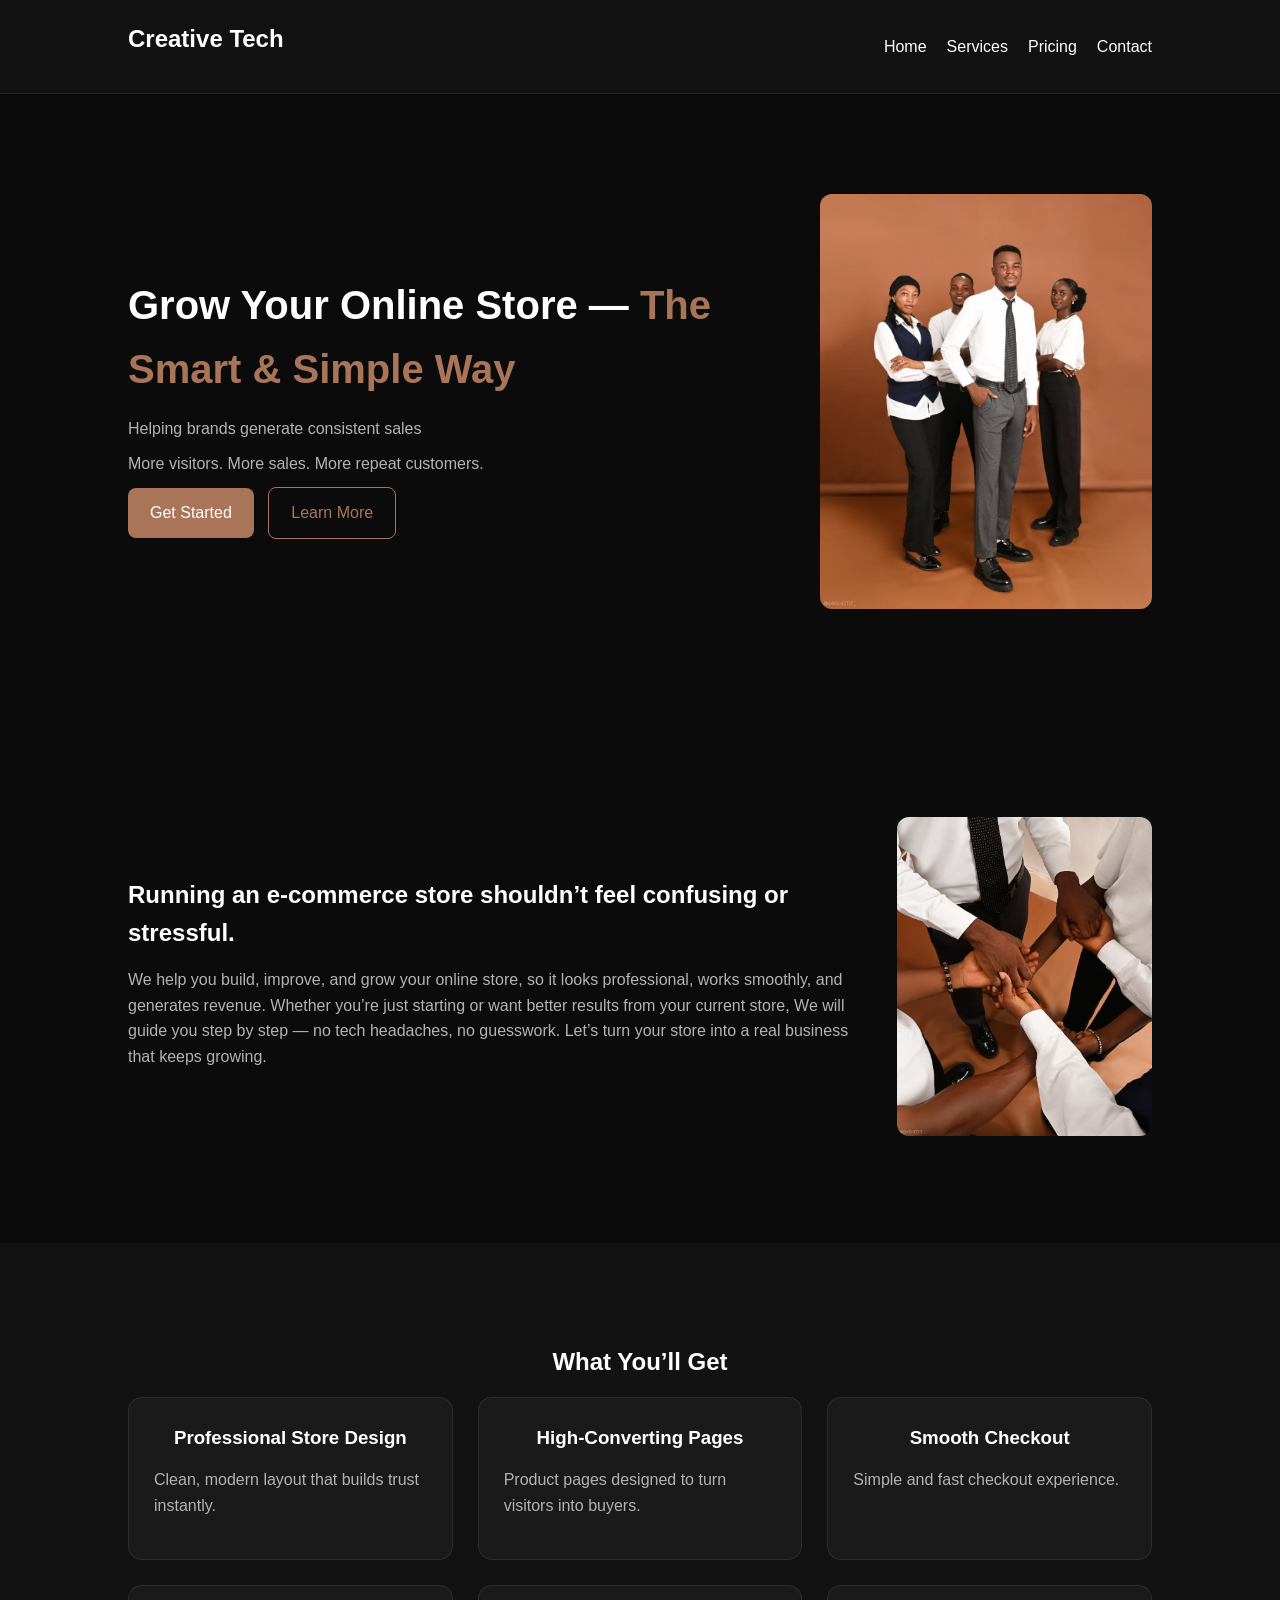
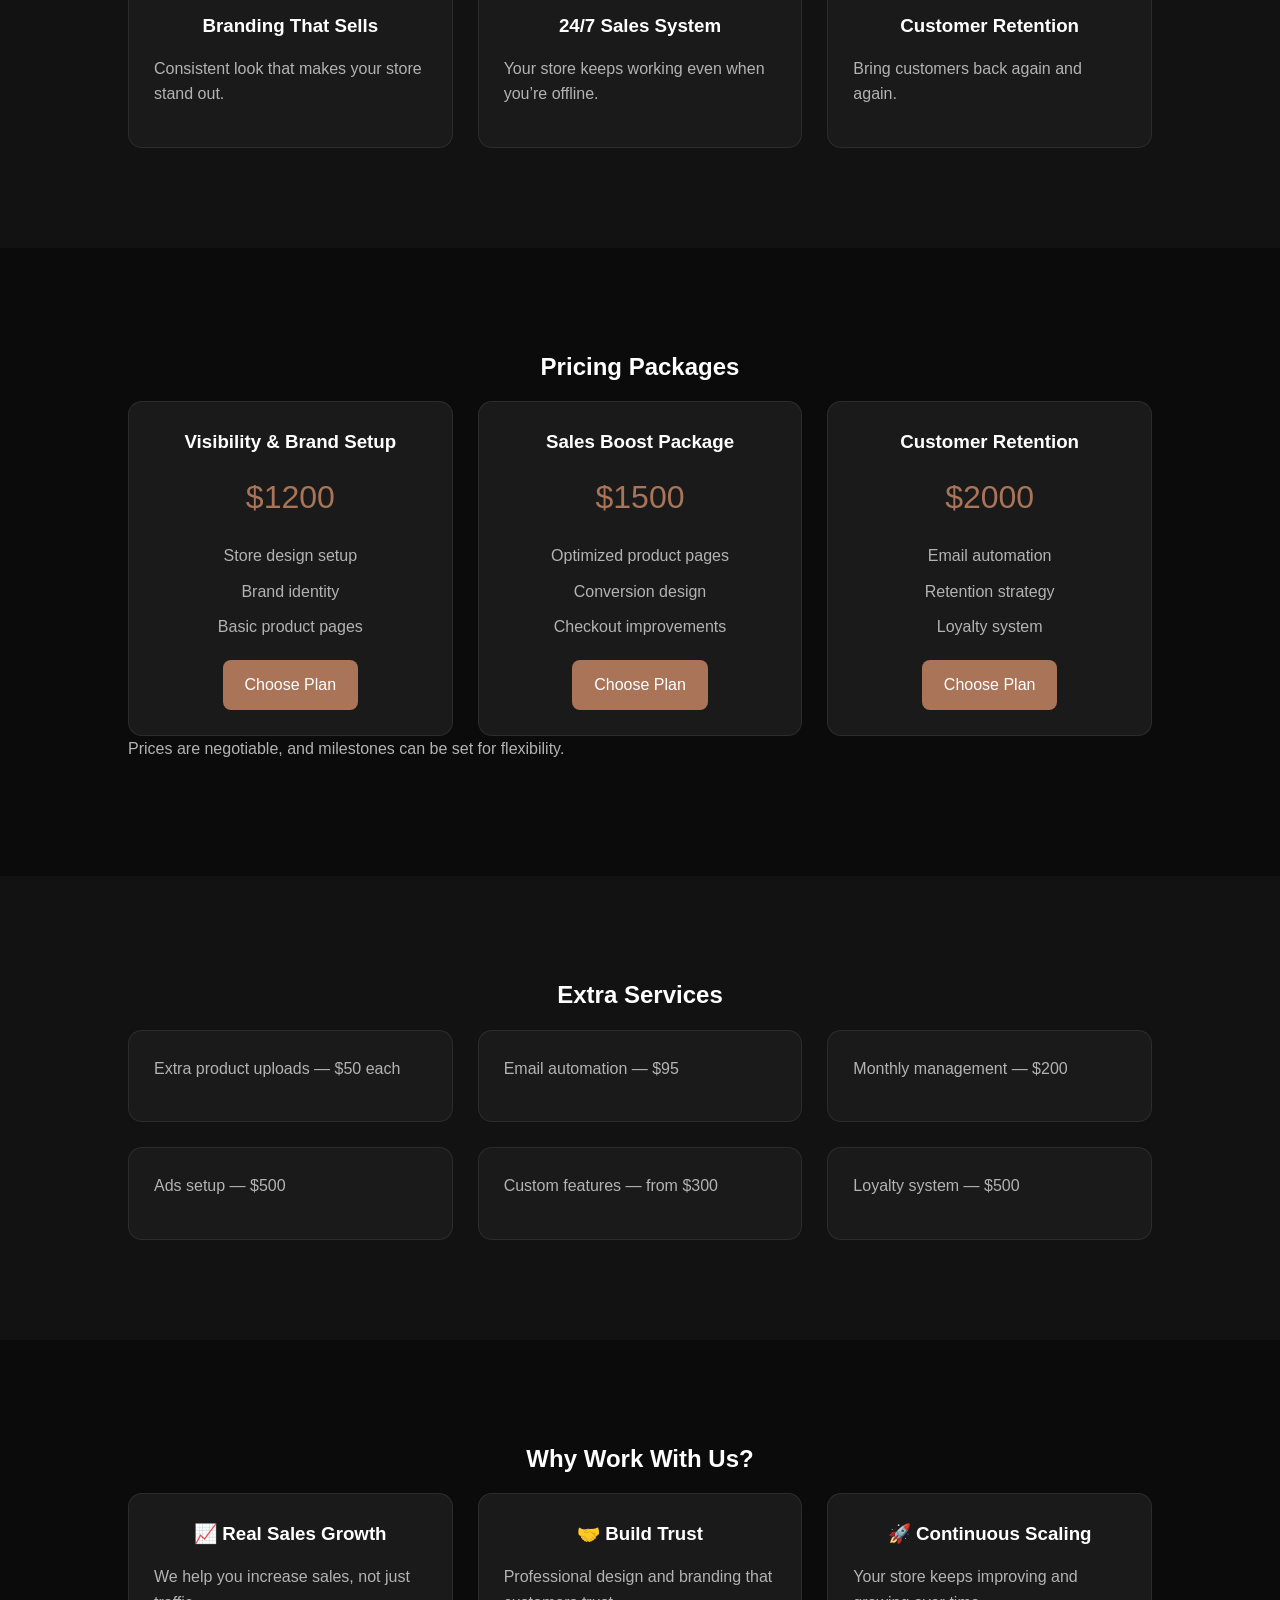
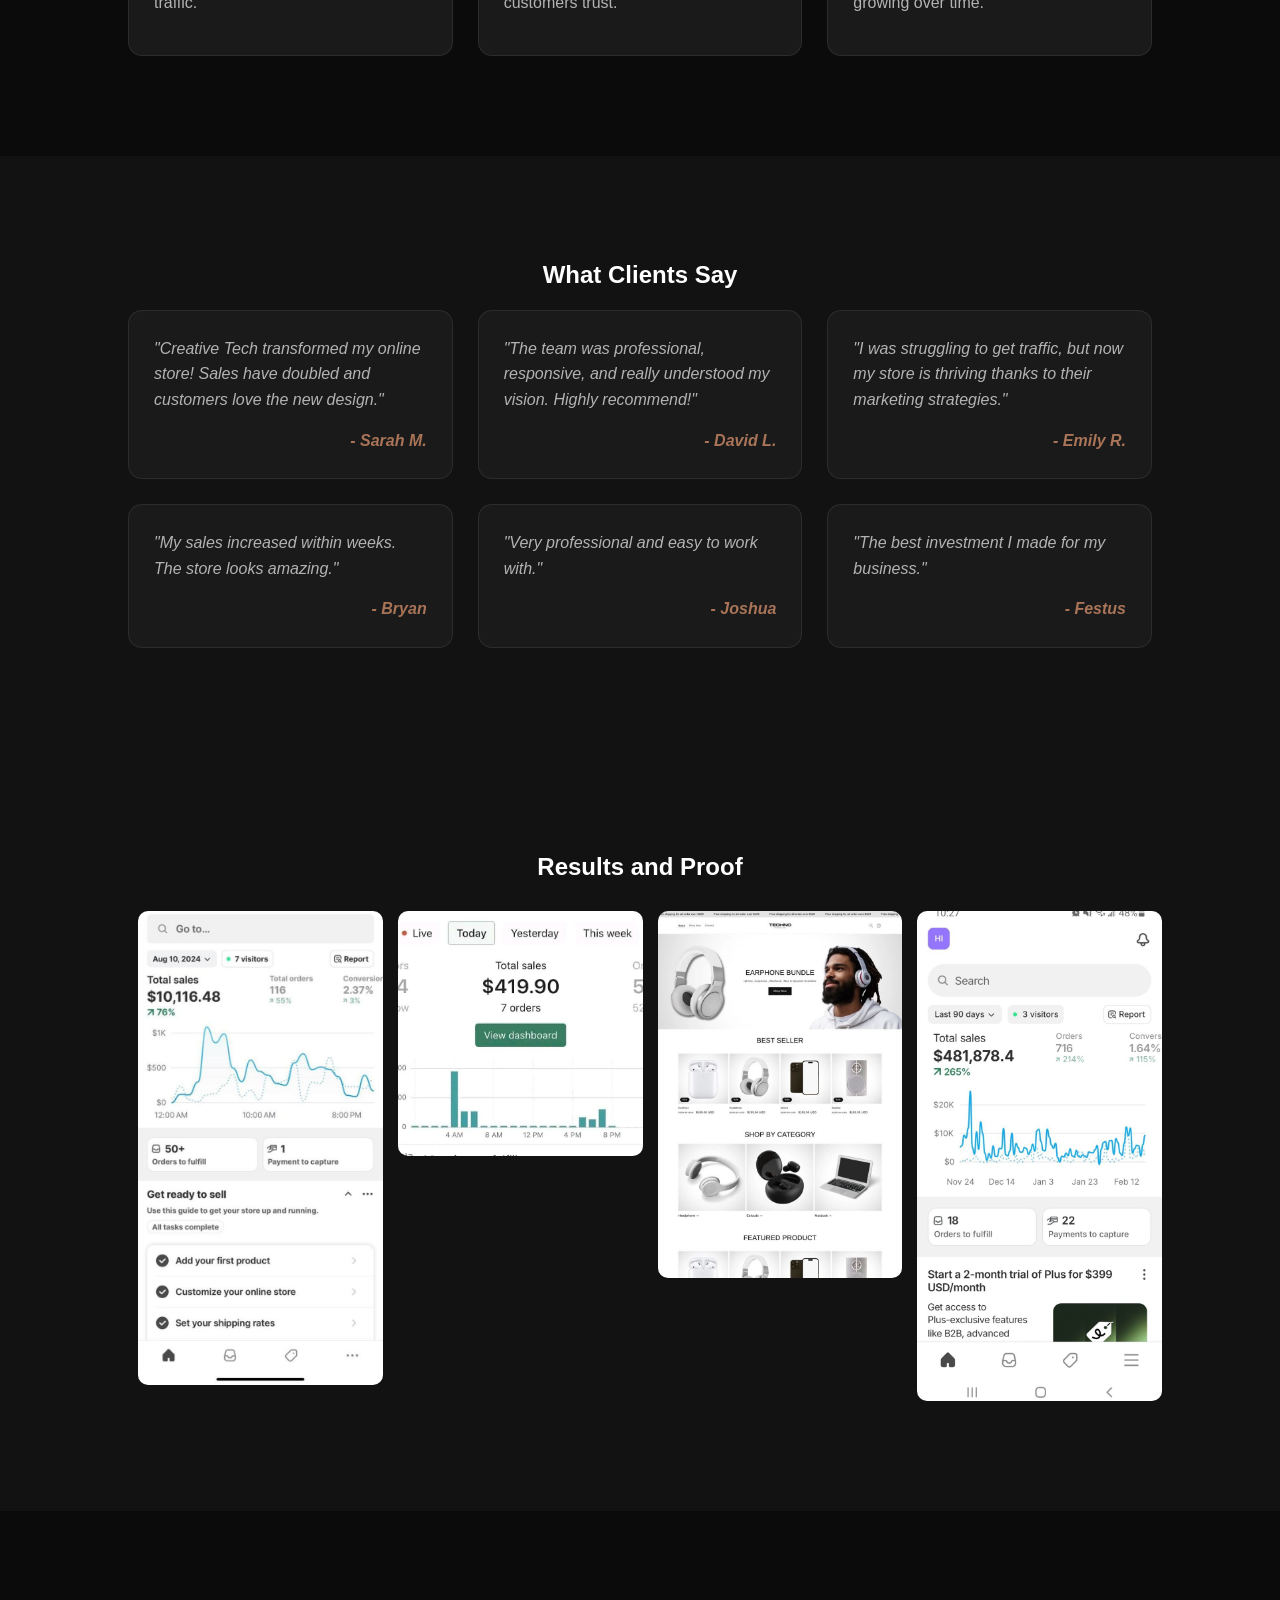
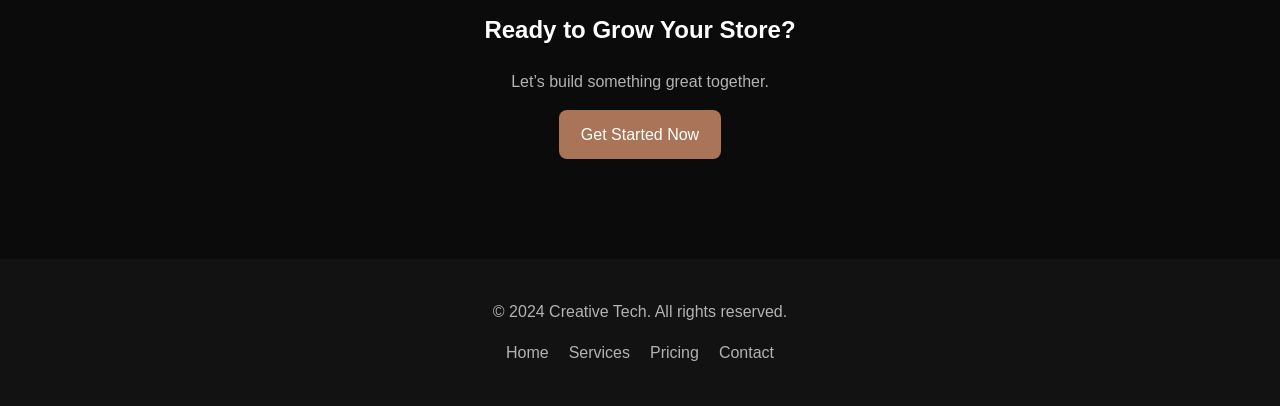
<file: index.html>
<!DOCTYPE html>
<html lang="en">
<head>
    <meta charset="UTF-8" />
    <meta name="viewport" content="width=device-width, initial-scale=1.0" />
    <title>Creative Tech | Home</title>
    <link rel="stylesheet" href="visibility.css" />
</head>

<!-- Google tag (gtag.js) -->
<script async src="https://www.googletagmanager.com/gtag/js?id=G-NEV432CY8S"></script>
<script>
  window.dataLayer = window.dataLayer || [];
  function gtag(){dataLayer.push(arguments);}
  gtag('js', new Date());

  gtag('config', 'G-NEV432CY8S');
</script>

<body>
    <header>
        <h2 class="logo">Creative Tech</h2>
        <nav>
            <ul class="nav-links">
                <li><a href="#home">Home</a></li>
                <li><a href="#services">Services</a></li>
                <li><a href="#pricing">Pricing</a></li>
                <li><a href="#contact">Contact</a></li>
            </ul>

            <div class="hamburger">
                <span></span>
                <span></span>
                <span></span>
            </div>
        </nav>
    </header>

    <main>
        <section id="home" class="section home">
            <div>
                <h1>Grow Your Online Store — <span class="highlight">The Smart & Simple Way</span></h1>
                <p>Helping brands generate consistent sales</p>
                <p>More visitors. More sales. More repeat customers.</p>
                <a href="hire.html" class="btn-primary" target="_blank">Get Started</a>
                <a href="#pricing" class="btn-outline">Learn More</a>
            </div>

            <div class="home-image">
                <img src="img/Team Pics.jpeg" alt="Business growth illustration" />
            </div>
        </section>

        <section id="hero" class="section hero">
            <div class="hero-text">
                <h1>Running an e-commerce store shouldn’t feel confusing or stressful.</h1>
                <p>We help you build, improve, and grow your online store, so it looks professional, works smoothly, and generates revenue.
                    Whether you’re just starting or want better results from your current store, We will guide you step by step — no tech headaches, no guesswork.
                    Let’s turn your store into a real business that keeps growing.</p>
            </div>
            <div class="hero-image">
                <img src="img/Team collab.jpeg" alt="Business growth illustration">
            </div>
        </section>

        <!-- WHAT YOU GET -->
        <section class="section alt" id="services">
        <h2>What You’ll Get</h2>

        <div class="grid">
            <div class="card">
            <h3>Professional Store Design</h3>
            <p>Clean, modern layout that builds trust instantly.</p>
            </div>

            <div class="card">
            <h3>High-Converting Pages</h3>
            <p>Product pages designed to turn visitors into buyers.</p>
            </div>

            <div class="card">
            <h3>Smooth Checkout</h3>
            <p>Simple and fast checkout experience.</p>
            </div>

            <div class="card">
            <h3>Branding That Sells</h3>
            <p>Consistent look that makes your store stand out.</p>
            </div>

            <div class="card">
            <h3>24/7 Sales System</h3>
            <p>Your store keeps working even when you’re offline.</p>
            </div>

            <div class="card">
            <h3>Customer Retention</h3>
            <p>Bring customers back again and again.</p>
            </div>
        </div>
        </section>

        <!-- PRICING -->
        <section class="section" id="pricing">
        <h2>Pricing Packages</h2>

        <div class="grid">

            <div class="card pricing-card">
                <h3>Visibility & Brand Setup</h3>
                <p class="price">$1200</p>
                <ul>
                    <li>Store design setup</li>
                    <li>Brand identity</li>
                    <li>Basic product pages</li>
                </ul>
                <a href="visibility-brand-setup.html" class="btn-primary" target="_blank">Choose Plan</a>
            </div>

            <div class="card pricing-card">
                <h3>Sales Boost Package</h3>
                <p class="price">$1500</p>
                <ul>
                    <li>Optimized product pages</li>
                    <li>Conversion design</li>
                    <li>Checkout improvements</li>
                </ul>
                <a href="sales-boost-package.html" class="btn-primary" target="_blank">Choose Plan</a>
            </div>

            <div class="card pricing-card">
                <h3>Customer Retention</h3>
                <p class="price">$2000</p>
                <ul>
                    <li>Email automation</li>
                    <li>Retention strategy</li>
                    <li>Loyalty system</li>
                </ul>
                <a href="customer-retention-phase.html" class="btn-primary" target="_blank">Choose Plan</a>
            </div>
        </div>
            <p>Prices are negotiable, and milestones can be set for flexibility.</p>
        </section>

        <!-- EXTRA SERVICES -->
        <section class="section alt">
        <h2>Extra Services</h2>

        <div class="grid">
            <div class="card"><p>Extra product uploads — $50 each</p></div>
            <div class="card"><p>Email automation — $95</p></div>
            <div class="card"><p>Monthly management — $200</p></div>
            <div class="card"><p>Ads setup — $500</p></div>
            <div class="card"><p>Custom features — from $300</p></div>
            <div class="card"><p>Loyalty system — $500</p></div>
        </div>
        </section>

        <section id="why-choose-us" class="section">
            <h2>Why Work With Us?</h2>
            <div class="grid" >
                <div class="card">
                    <h3>📈 Real Sales Growth</h3>
                    <p>We help you increase sales, not just traffic.</p>
                </div>
                <div class="card">
                    <h3>🤝 Build Trust</h3>
                    <p>Professional design and branding that customers trust.</p>
                </div>
                <div class="card">
                    <h3>🚀 Continuous Scaling</h3>
                    <p>Your store keeps improving and growing over time.</p>
                </div>
            </div>
        </section>

        <section id ="testimonials" class="section alt">
            <h2>What Clients Say</h2>
            <div class="grid">
                <div class="card testimonial">
                    <p>"Creative Tech transformed my online store! Sales have doubled and customers love the new design."</p>
                    <h4>- Sarah M.</h4>
                </div>
                <div class="card testimonial">
                    <p>"The team was professional, responsive, and really understood my vision. Highly recommend!"</p>
                    <h4>- David L.</h4>
                </div>
                <div class="card testimonial">
                    <p>"I was struggling to get traffic, but now my store is thriving thanks to their marketing strategies."</p>
                    <h4>- Emily R.</h4>
                </div>

                <div class="card testimonial">
                <p>"My sales increased within weeks. The store looks amazing."</p>
                <h4>- Bryan</h4>
                </div>

                <div class="card testimonial">
                <p>"Very professional and easy to work with."</p>
                <h4>- Joshua</h4>
                </div>

                <div class="card testimonial">
                <p>"The best investment I made for my business."</p>
                <h4>- Festus</h4>
                </div>
            </div>
        </section>

        <section id="results" class="section alt">
            <h2>Results and Proof</h2>
            <div class="results-grid">
                <img src="img/proof (2).jpg" alt="Results and Proof">
                <img src="img/proof (1).jpg" alt="Results and Proof">
                <img src="img/proof (3).jpg" alt="Results and Proof">
                <img src="img/proof (4).jpg" alt="Results and Proof">
            </div>
        </section>

        <!-- CTA -->
        <section class="section cta" id="contact">
        <h2>Ready to Grow Your Store?</h2>
        <p>Let’s build something great together.</p>
        <a href="hire.html" class="btn-primary" target="_blank">Get Started Now</a>
        </section>
    </main>

    <!-- ===== Footer ===== -->
    <footer class="footer">
        <p>&copy; 2024 Creative Tech. All rights reserved.</p>
        <nav>
            <ul>
                <li><a href="#">Home</a></li>
                <li><a href="#services">Services</a></li>
                <li><a href="#pricing">Pricing</a></li>
                <li><a href="#contact">Contact</a></li>
            </ul>
        </nav>
    </footer>
</body>
<script src="script.js"></script>
</html>
</file>
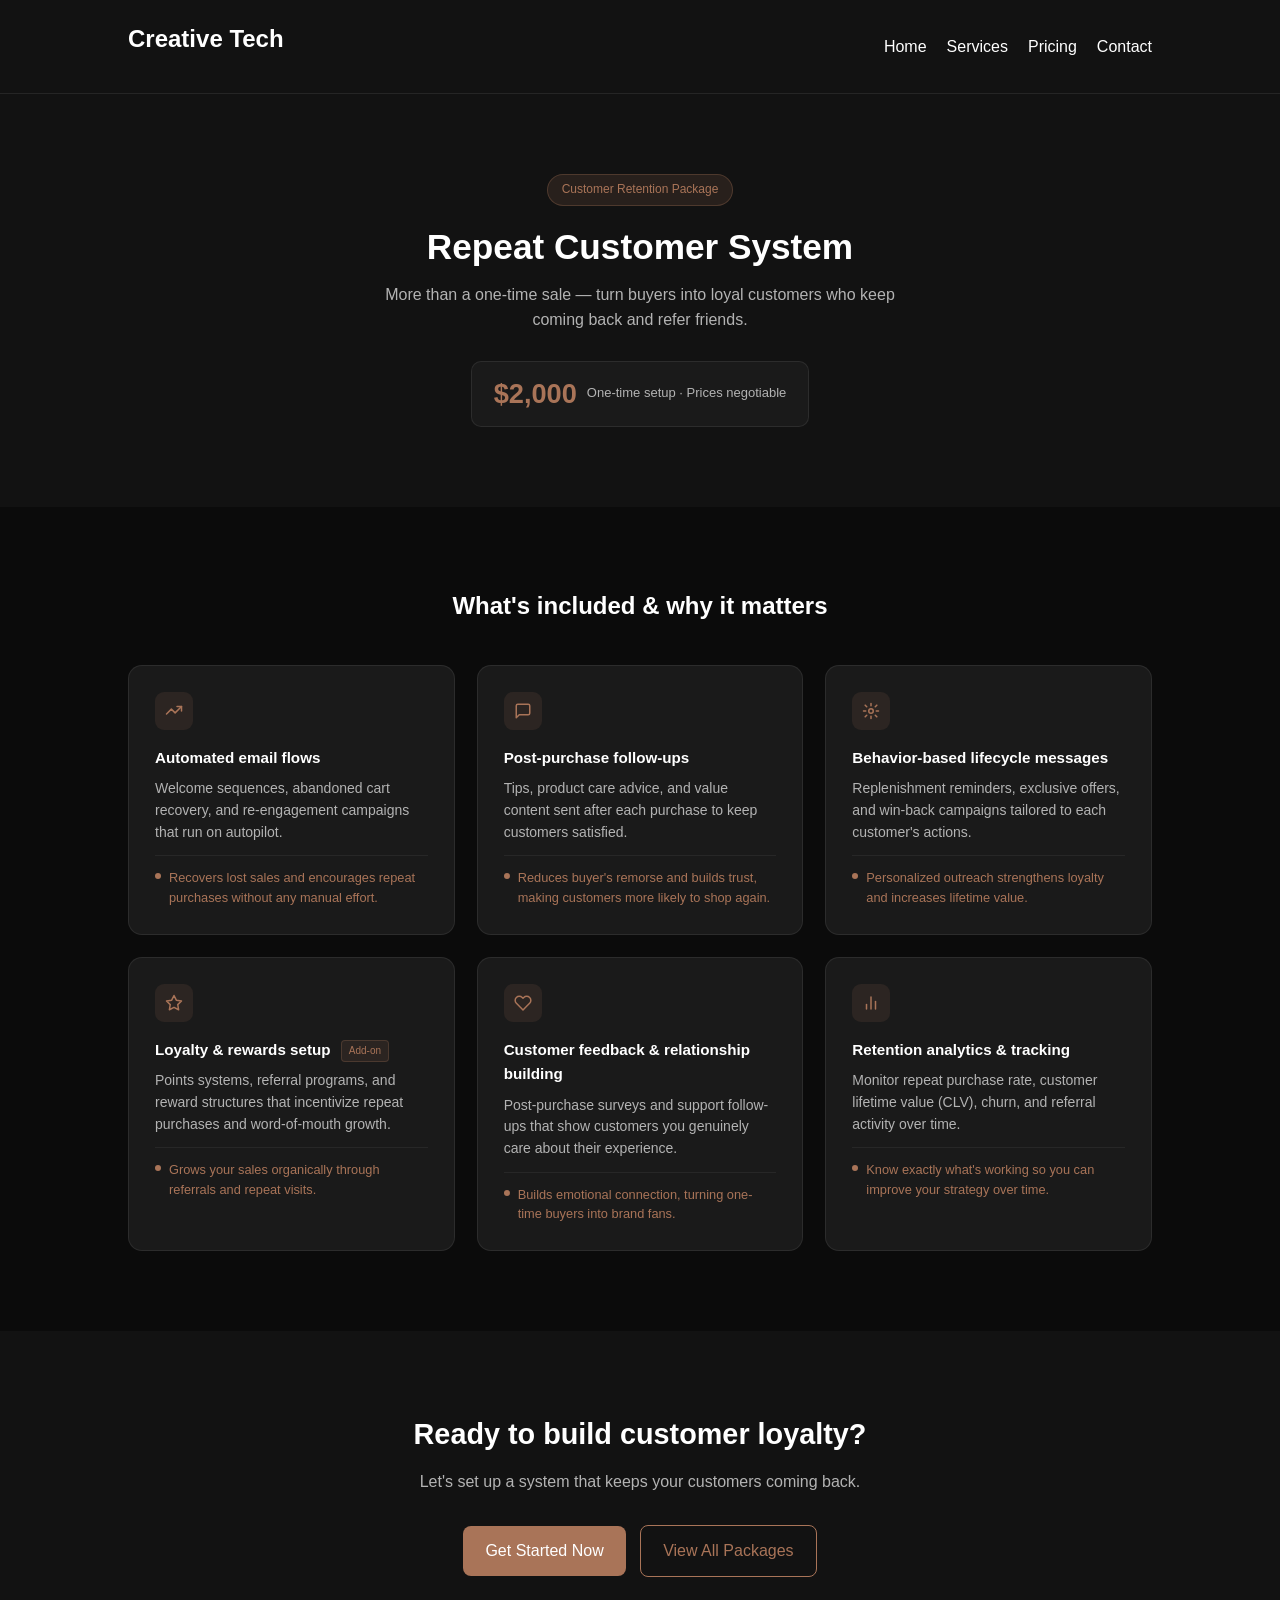
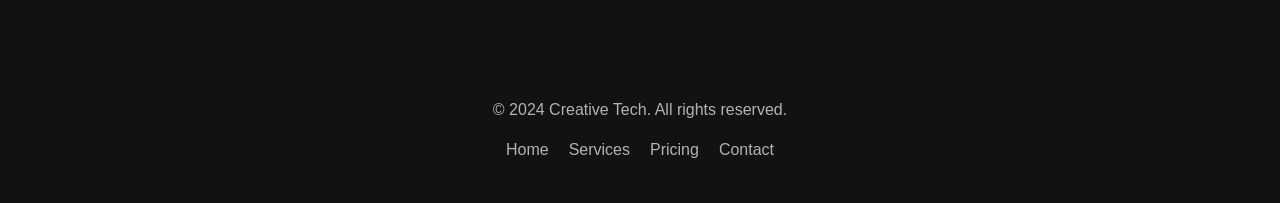
<file: customer-retention-phase.html>
<!DOCTYPE html>
<html lang="en">
<head>
  <meta charset="UTF-8" />
  <meta name="viewport" content="width=device-width, initial-scale=1.0" />
  <title>Creative Tech | Customer Retention Package</title>
  <link rel="stylesheet" href="visibility.css" />
  <style>
    .badge {
      display: inline-block;
      background: rgba(169, 116, 88, 0.15);
      color: var(--brown-main);
      border: 1px solid rgba(169, 116, 88, 0.3);
      border-radius: 20px;
      font-size: 12px;
      padding: 5px 14px;
      margin-bottom: 20px;
      font-weight: 500;
    }

    .top-section {
      text-align: center;
      background: var(--black-soft);
      padding: 80px 10%;
    }

    .top-section h1 {
      font-size: 2.2rem;
      margin-bottom: 14px;
      line-height: 1.2;
    }

    .top-section p {
      max-width: 560px;
      margin: 0 auto 28px;
    }

    .price-tag {
      display: inline-flex;
      align-items: center;
      gap: 10px;
      background: var(--card-bg);
      border: 1px solid var(--border);
      border-radius: 10px;
      padding: 10px 22px;
    }

    .price-tag .amount {
      font-size: 1.7rem;
      font-weight: 700;
      color: var(--brown-main);
    }

    .price-tag .note {
      font-size: 13px;
      color: var(--text-muted);
    }

    .main {
      padding: 80px 10%;
    }

    .main > h2 {
      margin-bottom: 40px;
    }

    .cards-grid {
      display: grid;
      grid-template-columns: repeat(auto-fit, minmax(280px, 1fr));
      gap: 22px;
    }

    .feature-card {
      background: var(--card-bg);
      border: 1px solid var(--border);
      border-radius: 14px;
      padding: 26px;
      transition: transform 0.3s, border-color 0.3s;
    }

    .feature-card:hover {
      transform: translateY(-7px);
      border-color: var(--brown-main);
    }

    .card-icon {
      width: 38px;
      height: 38px;
      background: rgba(169, 116, 88, 0.12);
      border-radius: 9px;
      display: flex;
      align-items: center;
      justify-content: center;
      margin-bottom: 16px;
    }

    .card-icon svg {
      width: 18px;
      height: 18px;
      stroke: var(--brown-main);
      fill: none;
      stroke-width: 2;
      stroke-linecap: round;
      stroke-linejoin: round;
    }

    .feature-card h3 {
      font-size: 0.95rem;
      font-weight: 600;
      color: var(--text-main);
      margin-bottom: 8px;
      text-align: left;
    }

    .feature-card p {
      font-size: 0.875rem;
      color: var(--text-muted);
      margin-bottom: 0;
      line-height: 1.55;
      text-align: left;
    }

    .why-block {
      display: flex;
      align-items: flex-start;
      gap: 8px;
      margin-top: 12px;
      padding-top: 12px;
      border-top: 1px solid rgba(255, 255, 255, 0.06);
    }

    .why-dot {
      width: 6px;
      height: 6px;
      border-radius: 50%;
      background: var(--brown-main);
      margin-top: 5px;
      flex-shrink: 0;
    }

    .why-block p {
      font-size: 0.8rem;
      color: var(--brown-main) !important;
      margin: 0;
    }

    .optional-badge {
      display: inline-block;
      font-size: 10px;
      background: rgba(169, 116, 88, 0.12);
      color: var(--brown-main);
      border: 1px solid rgba(169, 116, 88, 0.25);
      border-radius: 4px;
      padding: 2px 7px;
      margin-left: 6px;
      vertical-align: middle;
      font-weight: 500;
    }

    .cta-section {
      background: var(--black-soft);
      padding: 80px 10%;
      text-align: center;
    }

    .cta-section h2 {
      font-size: 1.8rem;
      margin-bottom: 12px;
    }

    .cta-section p {
      margin-bottom: 30px;
    }

    @media (max-width: 768px) {
      .top-section h1 {
        font-size: 1.7rem;
      }

      .price-tag {
        flex-direction: column;
        gap: 4px;
        text-align: center;
      }

      nav ul.nav-links {
        position: absolute;
        top: 70px;
        right: 20px;
        width: 220px;
        background-color: var(--card-bg);
        flex-direction: column;
        padding: 20px;
        gap: 15px;
        display: none;
        border-radius: 10px;
        box-shadow: 0 10px 20px rgba(0, 0, 0, 0.3);
      }

      nav ul.nav-links.active {
        display: flex;
        animation: fadeIn 0.3s ease;
      }

      nav ul.nav-links li a {
        color: #fff;
        font-size: 1rem;
      }

      .hamburger {
        display: flex;
      }
    }
  </style>
</head>

<!-- Google tag (gtag.js) -->
<script async src="https://www.googletagmanager.com/gtag/js?id=G-NEV432CY8S"></script>
<script>
  window.dataLayer = window.dataLayer || [];
  function gtag(){dataLayer.push(arguments);}
  gtag('js', new Date());

  gtag('config', 'G-NEV432CY8S');
</script>

<body>

  <header>
    <h2 class="logo">Creative Tech</h2>
    <nav>
      <ul class="nav-links">
        <li><a href="index.html">Home</a></li>
        <li><a href="index.html#services">Services</a></li>
        <li><a href="index.html#pricing">Pricing</a></li>
        <li><a href="index.html#contact">Contact</a></li>
      </ul>
      <div class="hamburger">
        <span></span>
        <span></span>
        <span></span>
      </div>
    </nav>
  </header>

  <main>

    <section class="top-section">
      <div class="badge">Customer Retention Package</div>
      <h1>Repeat Customer System</h1>
      <p>More than a one-time sale — turn buyers into loyal customers who keep coming back and refer friends.</p>
      <div class="price-tag">
        <span class="amount">$2,000</span>
        <span class="note">One-time setup &middot; Prices negotiable</span>
      </div>
    </section>

    <section id="main" class="main section">
      <h2>What's included &amp; why it matters</h2>

      <div class="cards-grid">

        <div class="feature-card">
          <div class="card-icon">
            <svg viewBox="0 0 24 24"><polyline points="22 6 13.5 14.5 8.5 9.5 2 16"/><polyline points="16 6 22 6 22 12"/></svg>
          </div>
          <h3>Automated email flows</h3>
          <p>Welcome sequences, abandoned cart recovery, and re-engagement campaigns that run on autopilot.</p>
          <div class="why-block">
            <div class="why-dot"></div>
            <p>Recovers lost sales and encourages repeat purchases without any manual effort.</p>
          </div>
        </div>

        <div class="feature-card">
          <div class="card-icon">
            <svg viewBox="0 0 24 24"><path d="M21 15a2 2 0 0 1-2 2H7l-4 4V5a2 2 0 0 1 2-2h14a2 2 0 0 1 2 2z"/></svg>
          </div>
          <h3>Post-purchase follow-ups</h3>
          <p>Tips, product care advice, and value content sent after each purchase to keep customers satisfied.</p>
          <div class="why-block">
            <div class="why-dot"></div>
            <p>Reduces buyer's remorse and builds trust, making customers more likely to shop again.</p>
          </div>
        </div>

        <div class="feature-card">
          <div class="card-icon">
            <svg viewBox="0 0 24 24"><circle cx="12" cy="12" r="3"/><path d="M12 2v3M12 19v3M4.22 4.22l2.12 2.12M17.66 17.66l2.12 2.12M2 12h3M19 12h3M4.22 19.78l2.12-2.12M17.66 6.34l2.12-2.12"/></svg>
          </div>
          <h3>Behavior-based lifecycle messages</h3>
          <p>Replenishment reminders, exclusive offers, and win-back campaigns tailored to each customer's actions.</p>
          <div class="why-block">
            <div class="why-dot"></div>
            <p>Personalized outreach strengthens loyalty and increases lifetime value.</p>
          </div>
        </div>

        <div class="feature-card">
          <div class="card-icon">
            <svg viewBox="0 0 24 24"><polygon points="12 2 15.09 8.26 22 9.27 17 14.14 18.18 21.02 12 17.77 5.82 21.02 7 14.14 2 9.27 8.91 8.26 12 2"/></svg>
          </div>
          <h3>Loyalty &amp; rewards setup <span class="optional-badge">Add-on</span></h3>
          <p>Points systems, referral programs, and reward structures that incentivize repeat purchases and word-of-mouth growth.</p>
          <div class="why-block">
            <div class="why-dot"></div>
            <p>Grows your sales organically through referrals and repeat visits.</p>
          </div>
        </div>

        <div class="feature-card">
          <div class="card-icon">
            <svg viewBox="0 0 24 24"><path d="M20.84 4.61a5.5 5.5 0 0 0-7.78 0L12 5.67l-1.06-1.06a5.5 5.5 0 0 0-7.78 7.78l1.06 1.06L12 21.23l7.78-7.78 1.06-1.06a5.5 5.5 0 0 0 0-7.78z"/></svg>
          </div>
          <h3>Customer feedback &amp; relationship building</h3>
          <p>Post-purchase surveys and support follow-ups that show customers you genuinely care about their experience.</p>
          <div class="why-block">
            <div class="why-dot"></div>
            <p>Builds emotional connection, turning one-time buyers into brand fans.</p>
          </div>
        </div>

        <div class="feature-card">
          <div class="card-icon">
            <svg viewBox="0 0 24 24"><line x1="18" y1="20" x2="18" y2="10"/><line x1="12" y1="20" x2="12" y2="4"/><line x1="6" y1="20" x2="6" y2="14"/></svg>
          </div>
          <h3>Retention analytics &amp; tracking</h3>
          <p>Monitor repeat purchase rate, customer lifetime value (CLV), churn, and referral activity over time.</p>
          <div class="why-block">
            <div class="why-dot"></div>
            <p>Know exactly what's working so you can improve your strategy over time.</p>
          </div>
        </div>

      </div>
    </section>

    <section id="contact" class="cta-section">
      <h2>Ready to build customer loyalty?</h2>
      <p>Let's set up a system that keeps your customers coming back.</p>
      <a href="hire.html" class="btn-primary" target="_blank">Get Started Now</a>
      <a href="index.html#pricing" class="btn-outline">View All Packages</a>
    </section>

  </main>

  <footer class="footer">
    <p>&copy; 2024 Creative Tech. All rights reserved.</p>
    <nav>
      <ul>
        <li><a href="index.html">Home</a></li>
        <li><a href="index.html#services">Services</a></li>
        <li><a href="index.html#pricing">Pricing</a></li>
        <li><a href="index.html#contact">Contact</a></li>
      </ul>
    </nav>
  </footer>

  <script src="script.js"></script>

</body>
</html>
</file>
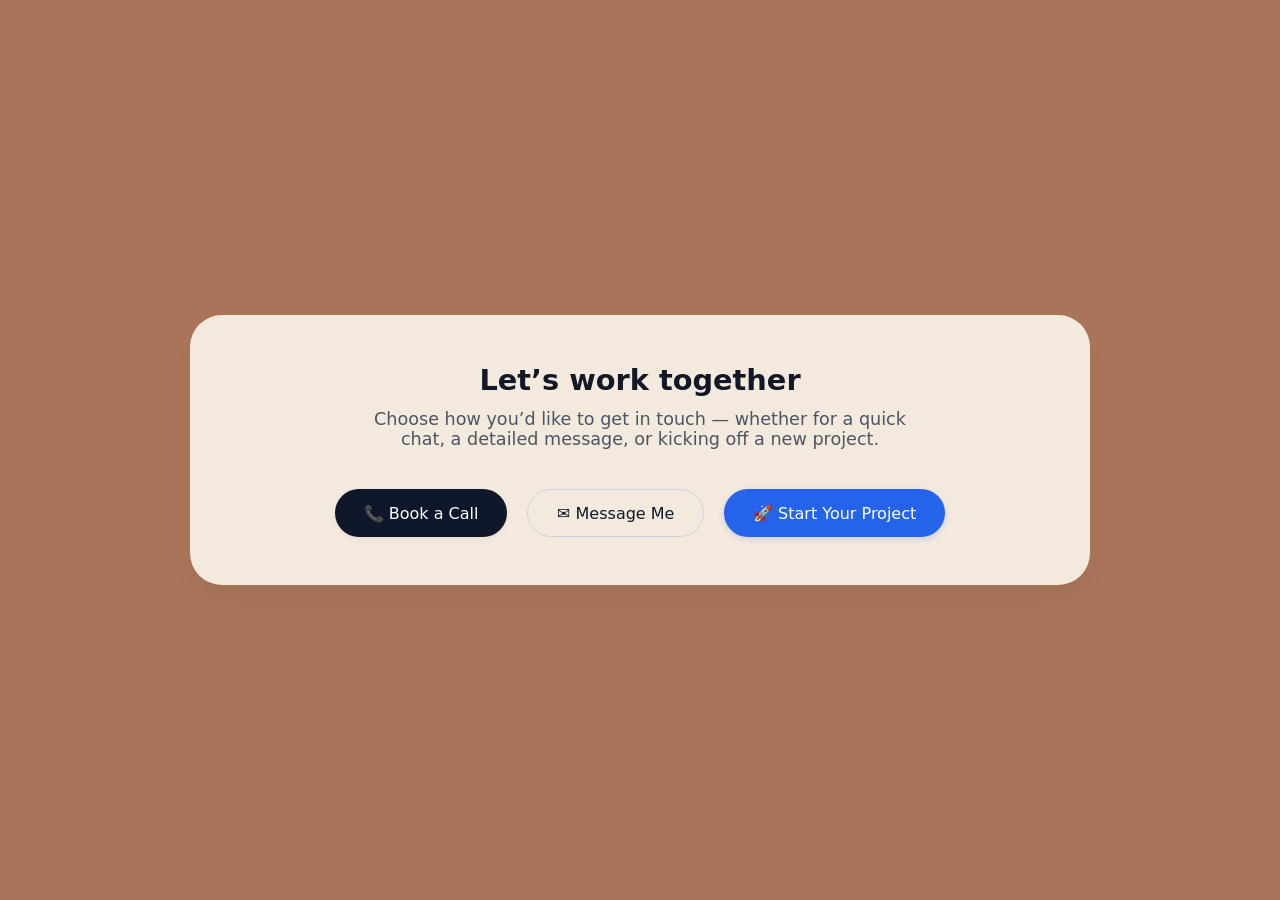
<file: hire.html>
<!DOCTYPE html>
<html lang="en">
<head>
  <meta charset="UTF-8">
  <meta name="viewport" content="width=device-width, initial-scale=1.0">
  <title>Call to Action Buttons</title>
  <style>
    * {
      margin: 0;
      padding: 0;
      box-sizing: border-box;
    }

    body {
      font-family: 'Inter', system-ui, -apple-system, sans-serif;
      background: #a97458;
      display: flex;
      justify-content: center;
      align-items: center;
      min-height: 100vh;
      padding: 2rem;
    }

    .cta-container {
      max-width: 900px;
      width: 100%;
      background: #f4e9dd;
      border-radius: 32px;
      padding: 3rem 2rem;
      box-shadow: 0 20px 35px -10px rgba(0, 0, 0, 0.05);
      text-align: center;
    }

    .cta-title {
      font-size: 1.8rem;
      font-weight: 600;
      margin-bottom: 0.75rem;
      color: #111827;
    }

    .cta-description {
      font-size: 1.1rem;
      color: #4b5563;
      margin-bottom: 2.5rem;
      max-width: 550px;
      margin-left: auto;
      margin-right: auto;
    }

    .button-group {
      display: flex;
      flex-wrap: wrap;
      justify-content: center;
      gap: 1.25rem;
    }

    .btn {
      display: inline-flex;
      align-items: center;
      justify-content: center;
      gap: 0.5rem;
      padding: 0.85rem 1.8rem;
      font-size: 1rem;
      font-weight: 500;
      border-radius: 60px;
      text-decoration: none;
      transition: all 0.2s ease;
      cursor: pointer;
      border: none;
      font-family: inherit;
    }

    /* Book a Call - Primary style */
    .btn-primary {
      background-color: #0f172a;
      color: white;
      box-shadow: 0 2px 6px rgba(0, 0, 0, 0.05);
    }
    .btn-primary:hover {
      background-color: #1e293b;
      transform: translateY(-2px);
    }

    /* Message Me - Outline style */
    .btn-outline {
      background-color: transparent;
      color: #0f172a;
      border: 1.5px solid #cbd5e1;
    }
    .btn-outline:hover {
      border-color: #0f172a;
      background-color: #f8fafc;
      transform: translateY(-2px);
    }

    /* Start Your Project - Accent style */
    .btn-accent {
      background-color: #2563eb;
      color: white;
      box-shadow: 0 2px 6px rgba(37, 99, 235, 0.2);
    }
    .btn-accent:hover {
      background-color: #1d4ed8;
      transform: translateY(-2px);
    }

    /* Small screens */
    @media (max-width: 640px) {
      .cta-container {
        padding: 2rem 1.5rem;
      }
      .btn {
        width: 100%;
      }
      .button-group {
        flex-direction: column;
        gap: 1rem;
      }
    }
  </style>
</head>

<!-- Google tag (gtag.js) -->
<script async src="https://www.googletagmanager.com/gtag/js?id=G-NEV432CY8S"></script>
<script>
  window.dataLayer = window.dataLayer || [];
  function gtag(){dataLayer.push(arguments);}
  gtag('js', new Date());

  gtag('config', 'G-NEV432CY8S');
</script>

<body>
  <div class="cta-container">
    <h2 class="cta-title">Let’s work together</h2>
    <p class="cta-description">
      Choose how you’d like to get in touch — whether for a quick chat, a detailed message, or kicking off a new project.
    </p>

    <div class="button-group">
      <a href="https://calendar.google.com/calendar/u/0/r/eventedit?add=adebolajames73@gmail.com" class="btn btn-primary" target="_blank">📞 Book a Call</a>
      <a href="https://wa.me/qr/U5VLPYUWEH5DC1" class="btn btn-outline" target="_blank">✉️ Message Me</a>
      <a href="https://www.upwork.com/freelancers/techjames001?mp_source=share" class="btn btn-accent" target="_blank">🚀 Start Your Project</a>
    </div>
  </div>
</body>
</html>
</file>
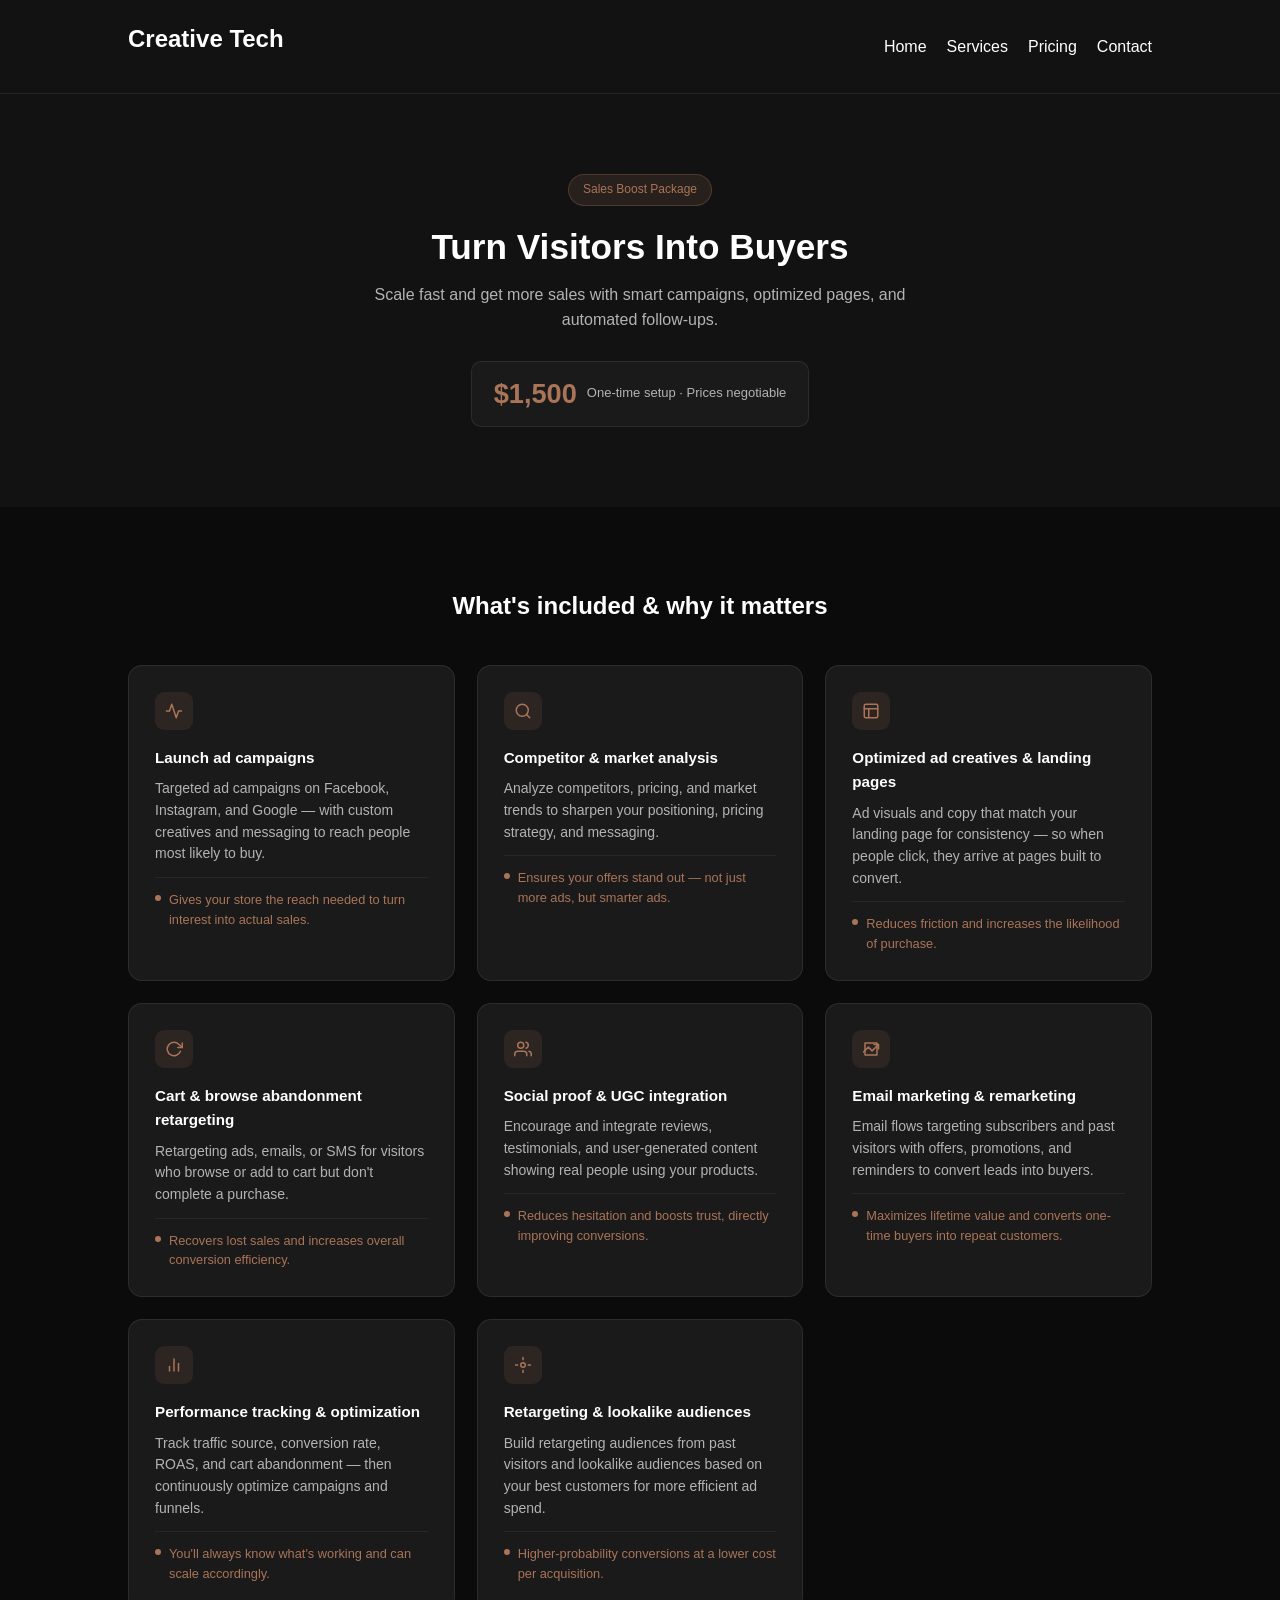
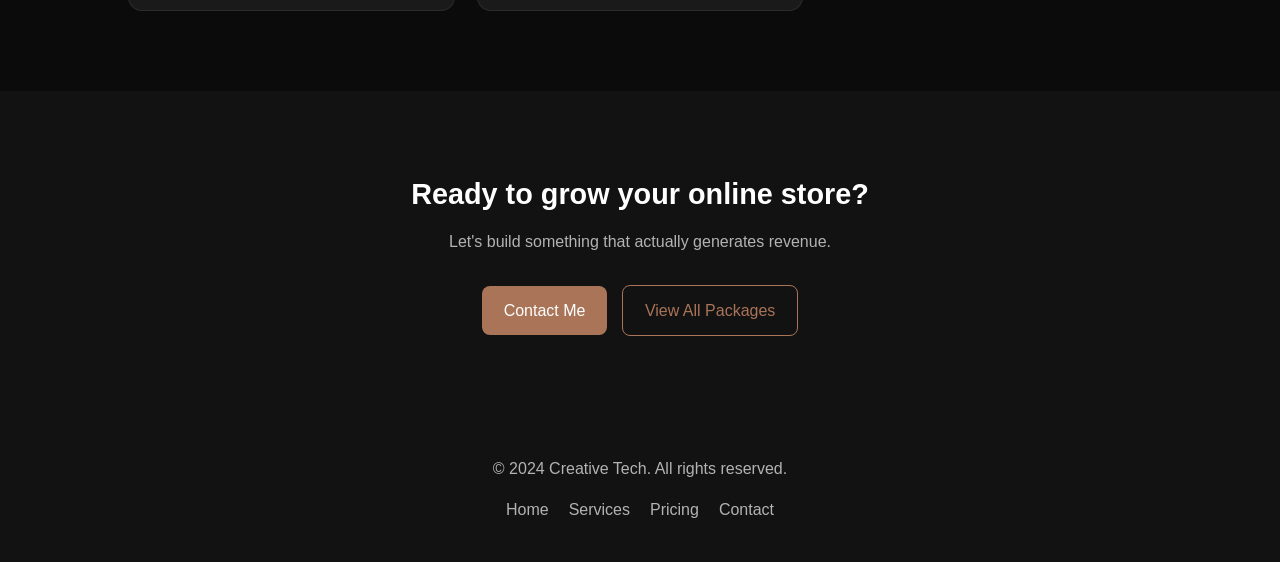
<file: sales-boost-package.html>
<!DOCTYPE html>
<html lang="en">
<head>
  <meta charset="UTF-8" />
  <meta name="viewport" content="width=device-width, initial-scale=1.0" />
  <title>Creative Tech | Sales Boost Package</title>
  <link rel="stylesheet" href="visibility.css" />
  <style>
    .badge {
      display: inline-block;
      background: rgba(169, 116, 88, 0.15);
      color: var(--brown-main);
      border: 1px solid rgba(169, 116, 88, 0.3);
      border-radius: 20px;
      font-size: 12px;
      padding: 5px 14px;
      margin-bottom: 20px;
      font-weight: 500;
    }

    .top-section {
      text-align: center;
      background: var(--black-soft);
      padding: 80px 10%;
    }

    .top-section h1 {
      font-size: 2.2rem;
      margin-bottom: 14px;
      line-height: 1.2;
    }

    .top-section p {
      max-width: 560px;
      margin: 0 auto 28px;
    }

    .price-tag {
      display: inline-flex;
      align-items: center;
      gap: 10px;
      background: var(--card-bg);
      border: 1px solid var(--border);
      border-radius: 10px;
      padding: 10px 22px;
    }

    .price-tag .amount {
      font-size: 1.7rem;
      font-weight: 700;
      color: var(--brown-main);
    }

    .price-tag .note {
      font-size: 13px;
      color: var(--text-muted);
    }

    .main {
      padding: 80px 10%;
    }

    .main > h2 {
      margin-bottom: 40px;
    }

    .cards-grid {
      display: grid;
      grid-template-columns: repeat(auto-fit, minmax(280px, 1fr));
      gap: 22px;
    }

    .feature-card {
      background: var(--card-bg);
      border: 1px solid var(--border);
      border-radius: 14px;
      padding: 26px;
      transition: transform 0.3s, border-color 0.3s;
    }

    .feature-card:hover {
      transform: translateY(-7px);
      border-color: var(--brown-main);
    }

    .card-icon {
      width: 38px;
      height: 38px;
      background: rgba(169, 116, 88, 0.12);
      border-radius: 9px;
      display: flex;
      align-items: center;
      justify-content: center;
      margin-bottom: 16px;
    }

    .card-icon svg {
      width: 18px;
      height: 18px;
      stroke: var(--brown-main);
      fill: none;
      stroke-width: 2;
      stroke-linecap: round;
      stroke-linejoin: round;
    }

    .feature-card h3 {
      font-size: 0.95rem;
      font-weight: 600;
      color: var(--text-main);
      margin-bottom: 8px;
      text-align: left;
    }

    .feature-card p {
      font-size: 0.875rem;
      color: var(--text-muted);
      margin-bottom: 0;
      line-height: 1.55;
      text-align: left;
    }

    .why-block {
      display: flex;
      align-items: flex-start;
      gap: 8px;
      margin-top: 12px;
      padding-top: 12px;
      border-top: 1px solid rgba(255, 255, 255, 0.06);
    }

    .why-dot {
      width: 6px;
      height: 6px;
      border-radius: 50%;
      background: var(--brown-main);
      margin-top: 5px;
      flex-shrink: 0;
    }

    .why-block p {
      font-size: 0.8rem;
      color: var(--brown-main) !important;
      margin: 0;
    }

    .cta-section {
      background: var(--black-soft);
      padding: 80px 10%;
      text-align: center;
    }

    .cta-section h2 {
      font-size: 1.8rem;
      margin-bottom: 12px;
    }

    .cta-section p {
      margin-bottom: 30px;
    }

    @media (max-width: 768px) {
      .top-section h1 {
        font-size: 1.7rem;
      }

      .price-tag {
        flex-direction: column;
        gap: 4px;
        text-align: center;
      }

      nav ul.nav-links {
        position: absolute;
        top: 70px;
        right: 20px;
        width: 220px;
        background-color: var(--card-bg);
        flex-direction: column;
        padding: 20px;
        gap: 15px;
        display: none;
        border-radius: 10px;
        box-shadow: 0 10px 20px rgba(0, 0, 0, 0.3);
      }

      nav ul.nav-links.active {
        display: flex;
        animation: fadeIn 0.3s ease;
      }

      nav ul.nav-links li a {
        color: #fff;
        font-size: 1rem;
      }

      .hamburger {
        display: flex;
      }
    }
  </style>
</head>

<!-- Google tag (gtag.js) -->
<script async src="https://www.googletagmanager.com/gtag/js?id=G-NEV432CY8S"></script>
<script>
  window.dataLayer = window.dataLayer || [];
  function gtag(){dataLayer.push(arguments);}
  gtag('js', new Date());

  gtag('config', 'G-NEV432CY8S');
</script>

<body>

  <header>
    <h2 class="logo">Creative Tech</h2>
    <nav>
      <ul class="nav-links">
        <li><a href="index.html">Home</a></li>
        <li><a href="index.html#services">Services</a></li>
        <li><a href="index.html#pricing">Pricing</a></li>
        <li><a href="index.html#contact">Contact</a></li>
      </ul>
      <div class="hamburger">
        <span></span>
        <span></span>
        <span></span>
      </div>
    </nav>
  </header>

  <main>

    <!-- HERO -->
    <section class="top-section">
      <div class="badge">Sales Boost Package</div>
      <h1>Turn Visitors Into Buyers</h1>
      <p>Scale fast and get more sales with smart campaigns, optimized pages, and automated follow-ups.</p>
      <div class="price-tag">
        <span class="amount">$1,500</span>
        <span class="note">One-time setup &middot; Prices negotiable</span>
      </div>
    </section>

    <!-- WHAT'S INCLUDED -->
    <section id="main" class="main section">
      <h2>What's included &amp; why it matters</h2>

      <div class="cards-grid">

        <div class="feature-card">
          <div class="card-icon">
            <svg viewBox="0 0 24 24"><path d="M22 12h-4l-3 9L9 3l-3 9H2"/></svg>
          </div>
          <h3>Launch ad campaigns</h3>
          <p>Targeted ad campaigns on Facebook, Instagram, and Google — with custom creatives and messaging to reach people most likely to buy.</p>
          <div class="why-block">
            <div class="why-dot"></div>
            <p>Gives your store the reach needed to turn interest into actual sales.</p>
          </div>
        </div>

        <div class="feature-card">
          <div class="card-icon">
            <svg viewBox="0 0 24 24"><circle cx="11" cy="11" r="8"/><line x1="21" y1="21" x2="16.65" y2="16.65"/></svg>
          </div>
          <h3>Competitor &amp; market analysis</h3>
          <p>Analyze competitors, pricing, and market trends to sharpen your positioning, pricing strategy, and messaging.</p>
          <div class="why-block">
            <div class="why-dot"></div>
            <p>Ensures your offers stand out — not just more ads, but smarter ads.</p>
          </div>
        </div>

        <div class="feature-card">
          <div class="card-icon">
            <svg viewBox="0 0 24 24"><rect x="3" y="3" width="18" height="18" rx="2"/><path d="M3 9h18M9 21V9"/></svg>
          </div>
          <h3>Optimized ad creatives &amp; landing pages</h3>
          <p>Ad visuals and copy that match your landing page for consistency — so when people click, they arrive at pages built to convert.</p>
          <div class="why-block">
            <div class="why-dot"></div>
            <p>Reduces friction and increases the likelihood of purchase.</p>
          </div>
        </div>

        <div class="feature-card">
          <div class="card-icon">
            <svg viewBox="0 0 24 24"><polyline points="23 4 23 10 17 10"/><path d="M20.49 15a9 9 0 1 1-2.12-9.36L23 10"/></svg>
          </div>
          <h3>Cart &amp; browse abandonment retargeting</h3>
          <p>Retargeting ads, emails, or SMS for visitors who browse or add to cart but don't complete a purchase.</p>
          <div class="why-block">
            <div class="why-dot"></div>
            <p>Recovers lost sales and increases overall conversion efficiency.</p>
          </div>
        </div>

        <div class="feature-card">
          <div class="card-icon">
            <svg viewBox="0 0 24 24"><path d="M17 21v-2a4 4 0 0 0-4-4H5a4 4 0 0 0-4 4v2"/><circle cx="9" cy="7" r="4"/><path d="M23 21v-2a4 4 0 0 0-3-3.87"/><path d="M16 3.13a4 4 0 0 1 0 7.75"/></svg>
          </div>
          <h3>Social proof &amp; UGC integration</h3>
          <p>Encourage and integrate reviews, testimonials, and user-generated content showing real people using your products.</p>
          <div class="why-block">
            <div class="why-dot"></div>
            <p>Reduces hesitation and boosts trust, directly improving conversions.</p>
          </div>
        </div>

        <div class="feature-card">
          <div class="card-icon">
            <svg viewBox="0 0 24 24"><path d="M4 4h16v16H4z" fill="none"/><polyline points="22 6 13.5 14.5 8.5 9.5 2 16"/><polyline points="16 6 22 6 22 12"/></svg>
          </div>
          <h3>Email marketing &amp; remarketing</h3>
          <p>Email flows targeting subscribers and past visitors with offers, promotions, and reminders to convert leads into buyers.</p>
          <div class="why-block">
            <div class="why-dot"></div>
            <p>Maximizes lifetime value and converts one-time buyers into repeat customers.</p>
          </div>
        </div>

        <div class="feature-card">
          <div class="card-icon">
            <svg viewBox="0 0 24 24"><line x1="18" y1="20" x2="18" y2="10"/><line x1="12" y1="20" x2="12" y2="4"/><line x1="6" y1="20" x2="6" y2="14"/></svg>
          </div>
          <h3>Performance tracking &amp; optimization</h3>
          <p>Track traffic source, conversion rate, ROAS, and cart abandonment — then continuously optimize campaigns and funnels.</p>
          <div class="why-block">
            <div class="why-dot"></div>
            <p>You'll always know what's working and can scale accordingly.</p>
          </div>
        </div>

        <div class="feature-card">
          <div class="card-icon">
            <svg viewBox="0 0 24 24"><circle cx="12" cy="12" r="3"/><path d="M2 12h3M19 12h3M12 2v3M12 19v3"/></svg>
          </div>
          <h3>Retargeting &amp; lookalike audiences</h3>
          <p>Build retargeting audiences from past visitors and lookalike audiences based on your best customers for more efficient ad spend.</p>
          <div class="why-block">
            <div class="why-dot"></div>
            <p>Higher-probability conversions at a lower cost per acquisition.</p>
          </div>
        </div>

      </div>
    </section>

    <!-- CTA -->
    <section id="contact" class="cta-section">
      <h2>Ready to grow your online store?</h2>
      <p>Let's build something that actually generates revenue.</p>
      <a href="https://www.instagram.com/techjames_01/" class="btn-primary" target="_blank">Contact Me</a>
      <a href="index.html#pricing" class="btn-outline">View All Packages</a>
    </section>

  </main>

  <footer class="footer">
    <p>&copy; 2024 Creative Tech. All rights reserved.</p>
    <nav>
      <ul>
        <li><a href="index.html">Home</a></li>
        <li><a href="index.html#services">Services</a></li>
        <li><a href="index.html#pricing">Pricing</a></li>
        <li><a href="index.html#contact">Contact</a></li>
      </ul>
    </nav>
  </footer>

  <script src="script.js"></script>

</body>
</html>
</file>
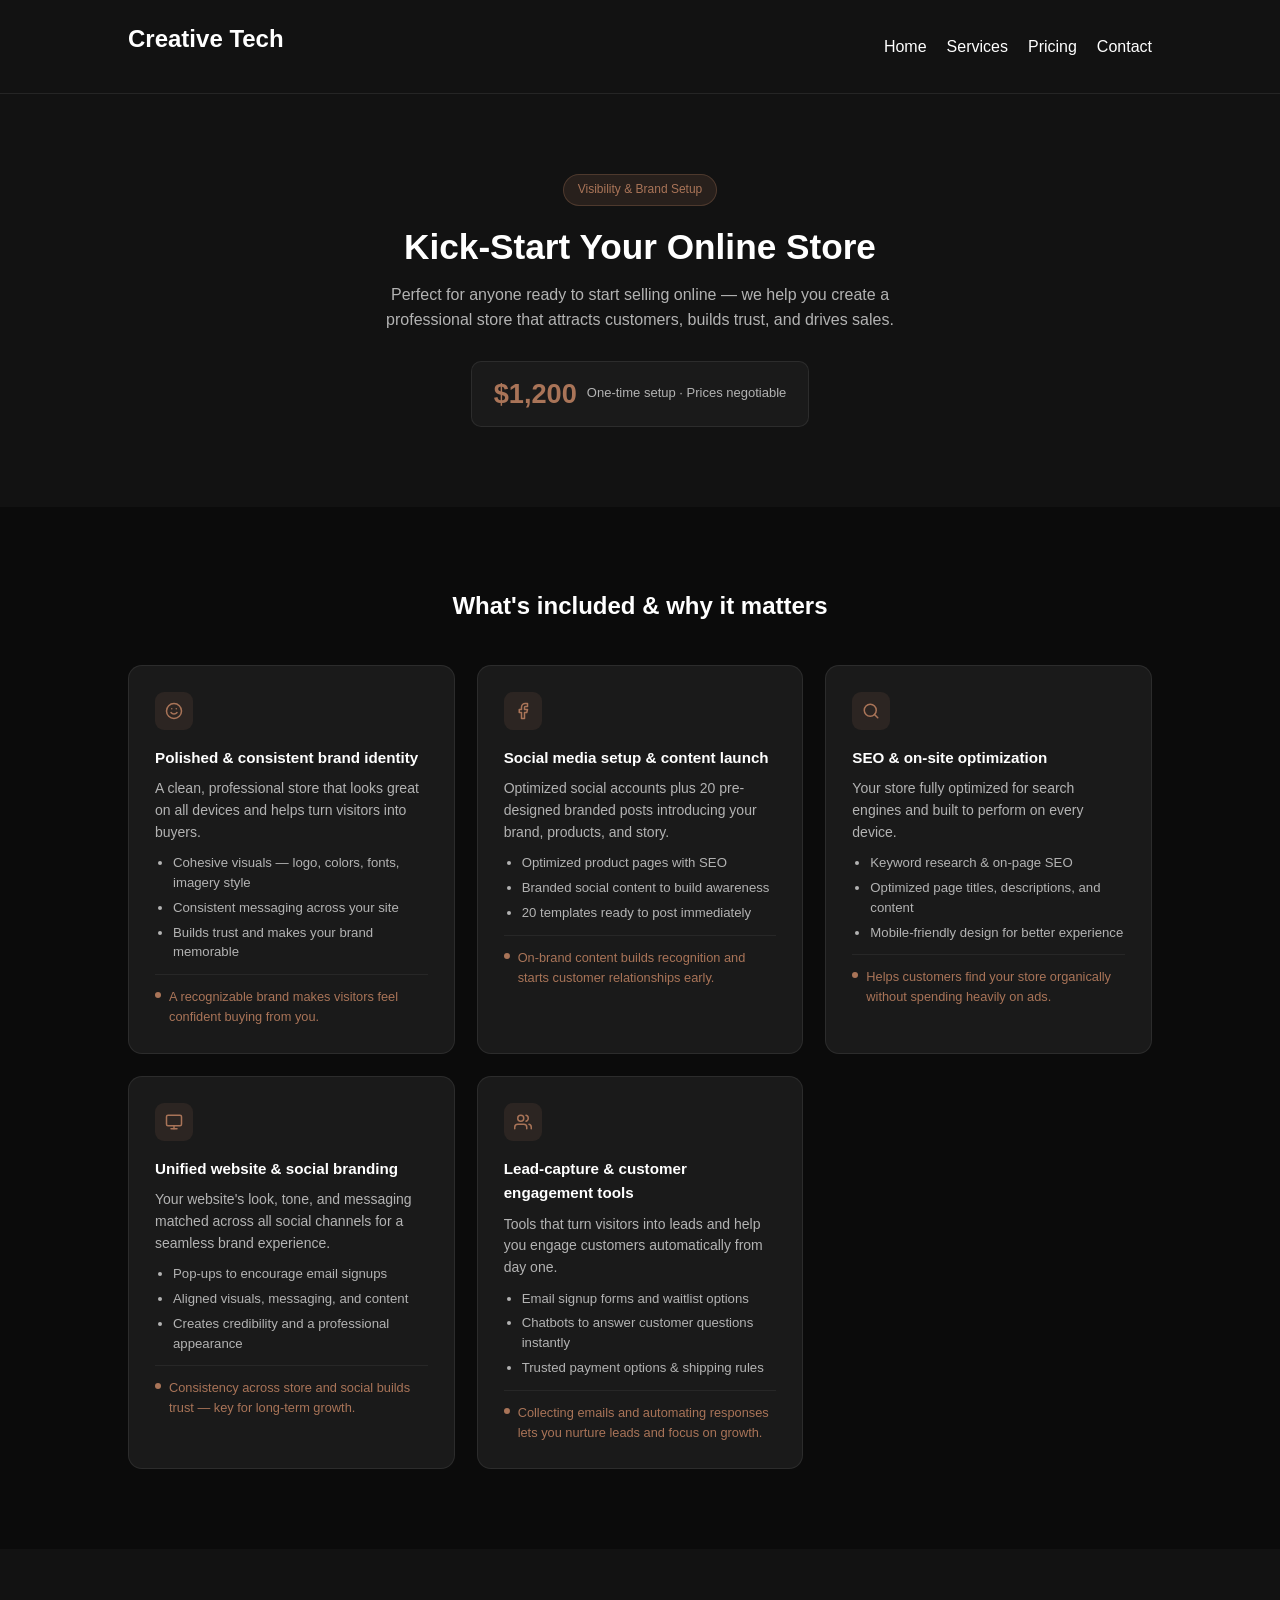
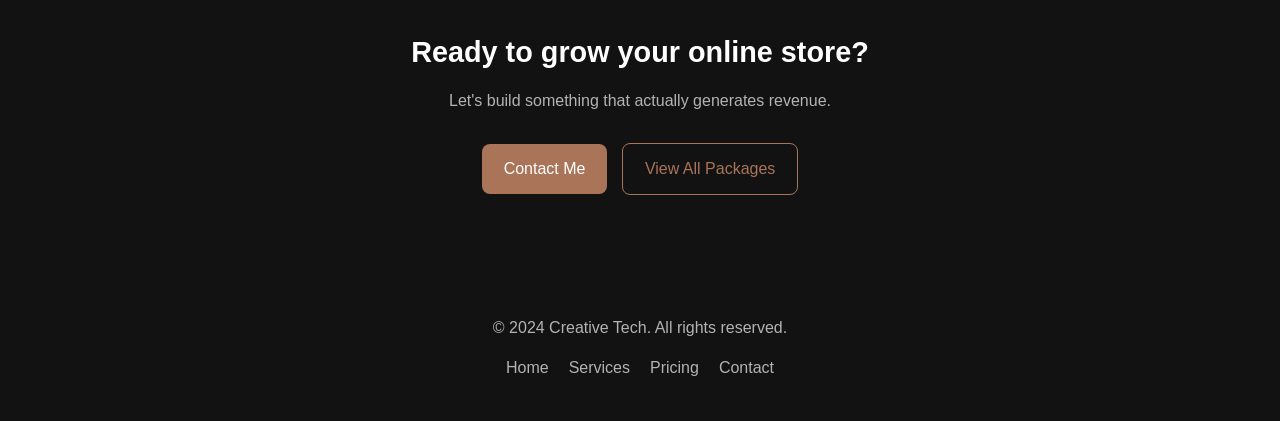
<file: visibility-brand-setup.html>
<!DOCTYPE html>
<html lang="en">
<head>
  <meta charset="UTF-8" />
  <meta name="viewport" content="width=device-width, initial-scale=1.0" />
  <title>Creative Tech | Visibility & Brand Setup</title>
  <link rel="stylesheet" href="visibility.css" />
  <style>
    .badge {
      display: inline-block;
      background: rgba(169, 116, 88, 0.15);
      color: var(--brown-main);
      border: 1px solid rgba(169, 116, 88, 0.3);
      border-radius: 20px;
      font-size: 12px;
      padding: 5px 14px;
      margin-bottom: 20px;
      font-weight: 500;
    }

    .top-section {
      text-align: center;
      background: var(--black-soft);
      padding: 80px 10%;
    }

    .top-section h1 {
      font-size: 2.2rem;
      margin-bottom: 14px;
      line-height: 1.2;
    }

    .top-section p {
      max-width: 560px;
      margin: 0 auto 28px;
    }

    .price-tag {
      display: inline-flex;
      align-items: center;
      gap: 10px;
      background: var(--card-bg);
      border: 1px solid var(--border);
      border-radius: 10px;
      padding: 10px 22px;
    }

    .price-tag .amount {
      font-size: 1.7rem;
      font-weight: 700;
      color: var(--brown-main);
    }

    .price-tag .note {
      font-size: 13px;
      color: var(--text-muted);
    }

    .main {
      padding: 80px 10%;
    }

    .main > h2 {
      margin-bottom: 40px;
    }

    .cards-grid {
      display: grid;
      grid-template-columns: repeat(auto-fit, minmax(280px, 1fr));
      gap: 22px;
    }

    .feature-card {
      background: var(--card-bg);
      border: 1px solid var(--border);
      border-radius: 14px;
      padding: 26px;
      transition: transform 0.3s, border-color 0.3s;
    }

    .feature-card:hover {
      transform: translateY(-7px);
      border-color: var(--brown-main);
    }

    .card-icon {
      width: 38px;
      height: 38px;
      background: rgba(169, 116, 88, 0.12);
      border-radius: 9px;
      display: flex;
      align-items: center;
      justify-content: center;
      margin-bottom: 16px;
    }

    .card-icon svg {
      width: 18px;
      height: 18px;
      stroke: var(--brown-main);
      fill: none;
      stroke-width: 2;
      stroke-linecap: round;
      stroke-linejoin: round;
    }

    .feature-card h3 {
      font-size: 0.95rem;
      font-weight: 600;
      color: var(--text-main);
      margin-bottom: 8px;
      text-align: left;
    }

    .feature-card p {
      font-size: 0.875rem;
      color: var(--text-muted);
      margin-bottom: 0;
      line-height: 1.55;
      text-align: left;
    }

    .feature-card ul {
      margin: 10px 0;
      padding-left: 18px;
    }

    .feature-card ul li {
      font-size: 0.825rem;
      color: var(--text-muted);
      margin-bottom: 5px;
      line-height: 1.5;
    }

    .why-block {
      display: flex;
      align-items: flex-start;
      gap: 8px;
      margin-top: 12px;
      padding-top: 12px;
      border-top: 1px solid rgba(255, 255, 255, 0.06);
    }

    .why-dot {
      width: 6px;
      height: 6px;
      border-radius: 50%;
      background: var(--brown-main);
      margin-top: 5px;
      flex-shrink: 0;
    }

    .why-block p {
      font-size: 0.8rem;
      color: var(--brown-main) !important;
      margin: 0;
    }

    .cta-section {
      background: var(--black-soft);
      padding: 80px 10%;
      text-align: center;
    }

    .cta-section h2 {
      font-size: 1.8rem;
      margin-bottom: 12px;
    }

    .cta-section p {
      margin-bottom: 30px;
    }

    @media (max-width: 768px) {
      .top-section h1 {
        font-size: 1.7rem;
      }

      .price-tag {
        flex-direction: column;
        gap: 4px;
        text-align: center;
      }

      nav ul.nav-links {
        position: absolute;
        top: 70px;
        right: 20px;
        width: 220px;
        background-color: var(--card-bg);
        flex-direction: column;
        padding: 20px;
        gap: 15px;
        display: none;
        border-radius: 10px;
        box-shadow: 0 10px 20px rgba(0, 0, 0, 0.3);
      }

      nav ul.nav-links.active {
        display: flex;
        animation: fadeIn 0.3s ease;
      }

      nav ul.nav-links li a {
        color: #fff;
        font-size: 1rem;
      }

      .hamburger {
        display: flex;
      }
    }
  </style>
</head>

<!-- Google tag (gtag.js) -->
<script async src="https://www.googletagmanager.com/gtag/js?id=G-NEV432CY8S"></script>
<script>
  window.dataLayer = window.dataLayer || [];
  function gtag(){dataLayer.push(arguments);}
  gtag('js', new Date());

  gtag('config', 'G-NEV432CY8S');
</script>

<body>

  <header>
    <h2 class="logo">Creative Tech</h2>
    <nav>
      <ul class="nav-links">
        <li><a href="index.html">Home</a></li>
        <li><a href="index.html#services">Services</a></li>
        <li><a href="index.html#pricing">Pricing</a></li>
        <li><a href="index.html#contact">Contact</a></li>
      </ul>
      <div class="hamburger">
        <span></span>
        <span></span>
        <span></span>
      </div>
    </nav>
  </header>

  <main>

    <!-- HERO -->
    <section class="top-section">
      <div class="badge">Visibility &amp; Brand Setup</div>
      <h1>Kick-Start Your Online Store</h1>
      <p>Perfect for anyone ready to start selling online — we help you create a professional store that attracts customers, builds trust, and drives sales.</p>
      <div class="price-tag">
        <span class="amount">$1,200</span>
        <span class="note">One-time setup &middot; Prices negotiable</span>
      </div>
    </section>

    <!-- WHAT'S INCLUDED -->
    <section id="main" class="main section">
      <h2>What's included &amp; why it matters</h2>

      <div class="cards-grid">

        <div class="feature-card">
          <div class="card-icon">
            <svg viewBox="0 0 24 24"><circle cx="12" cy="12" r="10"/><path d="M8 14s1.5 2 4 2 4-2 4-2"/><line x1="9" y1="9" x2="9.01" y2="9"/><line x1="15" y1="9" x2="15.01" y2="9"/></svg>
          </div>
          <h3>Polished &amp; consistent brand identity</h3>
          <p>A clean, professional store that looks great on all devices and helps turn visitors into buyers.</p>
          <ul>
            <li>Cohesive visuals — logo, colors, fonts, imagery style</li>
            <li>Consistent messaging across your site</li>
            <li>Builds trust and makes your brand memorable</li>
          </ul>
          <div class="why-block">
            <div class="why-dot"></div>
            <p>A recognizable brand makes visitors feel confident buying from you.</p>
          </div>
        </div>

        <div class="feature-card">
          <div class="card-icon">
            <svg viewBox="0 0 24 24"><path d="M18 2h-3a5 5 0 0 0-5 5v3H7v4h3v8h4v-8h3l1-4h-4V7a1 1 0 0 1 1-1h3z"/></svg>
          </div>
          <h3>Social media setup &amp; content launch</h3>
          <p>Optimized social accounts plus 20 pre-designed branded posts introducing your brand, products, and story.</p>
          <ul>
            <li>Optimized product pages with SEO</li>
            <li>Branded social content to build awareness</li>
            <li>20 templates ready to post immediately</li>
          </ul>
          <div class="why-block">
            <div class="why-dot"></div>
            <p>On-brand content builds recognition and starts customer relationships early.</p>
          </div>
        </div>

        <div class="feature-card">
          <div class="card-icon">
            <svg viewBox="0 0 24 24"><circle cx="11" cy="11" r="8"/><line x1="21" y1="21" x2="16.65" y2="16.65"/></svg>
          </div>
          <h3>SEO &amp; on-site optimization</h3>
          <p>Your store fully optimized for search engines and built to perform on every device.</p>
          <ul>
            <li>Keyword research &amp; on-page SEO</li>
            <li>Optimized page titles, descriptions, and content</li>
            <li>Mobile-friendly design for better experience</li>
          </ul>
          <div class="why-block">
            <div class="why-dot"></div>
            <p>Helps customers find your store organically without spending heavily on ads.</p>
          </div>
        </div>

        <div class="feature-card">
          <div class="card-icon">
            <svg viewBox="0 0 24 24"><rect x="2" y="3" width="20" height="14" rx="2"/><line x1="8" y1="21" x2="16" y2="21"/><line x1="12" y1="17" x2="12" y2="21"/></svg>
          </div>
          <h3>Unified website &amp; social branding</h3>
          <p>Your website's look, tone, and messaging matched across all social channels for a seamless brand experience.</p>
          <ul>
            <li>Pop-ups to encourage email signups</li>
            <li>Aligned visuals, messaging, and content</li>
            <li>Creates credibility and a professional appearance</li>
          </ul>
          <div class="why-block">
            <div class="why-dot"></div>
            <p>Consistency across store and social builds trust — key for long-term growth.</p>
          </div>
        </div>

        <div class="feature-card">
          <div class="card-icon">
            <svg viewBox="0 0 24 24"><path d="M17 21v-2a4 4 0 0 0-4-4H5a4 4 0 0 0-4 4v2"/><circle cx="9" cy="7" r="4"/><path d="M23 21v-2a4 4 0 0 0-3-3.87"/><path d="M16 3.13a4 4 0 0 1 0 7.75"/></svg>
          </div>
          <h3>Lead-capture &amp; customer engagement tools</h3>
          <p>Tools that turn visitors into leads and help you engage customers automatically from day one.</p>
          <ul>
            <li>Email signup forms and waitlist options</li>
            <li>Chatbots to answer customer questions instantly</li>
            <li>Trusted payment options &amp; shipping rules</li>
          </ul>
          <div class="why-block">
            <div class="why-dot"></div>
            <p>Collecting emails and automating responses lets you nurture leads and focus on growth.</p>
          </div>
        </div>

      </div>
    </section>

    <!-- CTA -->
    <section id="contact" class="cta-section">
      <h2>Ready to grow your online store?</h2>
      <p>Let's build something that actually generates revenue.</p>
      <a href="https://www.instagram.com/techjames_01/" class="btn-primary" target="_blank">Contact Me</a>
      <a href="index.html#pricing" class="btn-outline">View All Packages</a>
    </section>

  </main>

  <footer class="footer">
    <p>&copy; 2024 Creative Tech. All rights reserved.</p>
    <nav>
      <ul>
        <li><a href="index.html">Home</a></li>
        <li><a href="index.html#services">Services</a></li>
        <li><a href="index.html#pricing">Pricing</a></li>
        <li><a href="index.html#contact">Contact</a></li>
      </ul>
    </nav>
  </footer>

  <script src="script.js"></script>

</body>
</html>
</file>
<file: visibility.css>
/* ===== ROOT (BRAND SYSTEM) ===== */
:root {
  --black: #0b0b0b;
  --black-soft: #121212;
  --card-bg: #1a1a1a;

  --brown-main: #a97458;
  --brown-light: #dbc1ac;

  --text-main: #ffffff;
  --text-muted: #b3b3b3;

  --border: rgba(255,255,255,0.08);
}

/* ===== RESET ===== */
* {
  margin: 0;
  padding: 0;
  box-sizing: border-box;
}

/* ===== BODY ===== */
body {
  font-family: 'Inter', sans-serif;
  background: var(--black);
  color: var(--text-main);
  line-height: 1.6;
}

/* ===== GLOBAL ===== */
section {
  padding: 80px 10%;
}
.section {
  padding: 100px 10%;
}

.section.alt {
  background: var(--black-soft);
}

h1, h2, h3 {
  color: var(--text-main);
  margin-bottom: 15px;
}

h2, h3{
  text-align: center;
}

h4 {
  text-align: end;
}

p {
  color: var(--text-muted);
  margin-bottom: 15px;
}

.highlight {
  color: var(--brown-main);
}

/* BUTTONS */
.btn-primary {
  display: inline-block;
  background: var(--brown-main);
  color: #fff;
  padding: 12px 22px;
  border-radius: 8px;
  text-decoration: none;
  transition: 0.3s;
}

.btn-primary:hover {
  transform: scale(1.05);
  background: var(--brown-light);
}

.btn-outline {
  display: inline-block;
  border: 1px solid var(--brown-main);
  color: var(--brown-main);
  padding: 12px 22px;
  border-radius: 8px;
  text-decoration: none;
  margin-left: 10px;
  transition: 0.3s;
}

.btn-outline:hover {
  background: var(--brown-main);
  color: #fff;
}

/* ===== HEADER ===== */
header {
  display: flex;
  justify-content: space-between;
  align-items: center;
  padding: 20px 10%;
  background: var(--black-soft);
  position: sticky;
  top: 0;
  z-index: 1000;
  border-bottom: 1px solid var(--border);
}

.logo {
  font-size: 1.5rem;
  font-weight: bold;
}

nav ul {
  display: flex;
  gap: 20px;
  list-style: none;
}

nav a {
  color: var(--text-main);
  text-decoration: none;
  transition: 0.3s;
}

nav a:hover {
  color: var(--brown-main);
}

/* ===== HERO / HOME ===== */
.home {
  display: flex;
  align-items: center;
  justify-content: space-between;
  gap: 40px;
}

.home h1 {
  font-size: 2.5rem;
}

.home p {
  margin: 10px 0;
}

.home-image img {
  width: 100%;
  max-width: 500px;
  border-radius: 12px;
}

/* ===== SECOND HERO ===== */
.hero {
  display: flex;
  gap: 40px;
  align-items: center;
}

.hero-image img {
  width: 100%;
  border-radius: 12px;
}

/* GRID */
.grid {
  display: grid;
  grid-template-columns: repeat(auto-fit, minmax(250px, 1fr));
  gap: 25px;
}

/* CARDS */
.card {
  background: var(--card-bg);
  border: 1px solid var(--border);
  border-radius: 14px;
  padding: 25px;
  transition: 0.3s;
}

.card:hover {
  transform: translateY(-8px);
  border-color: var(--brown-main);
}

/* PRICING */
.pricing-card {
  text-align: center;
}

.pricing-card h3 {
  margin-bottom: 10px;
}

.price {
  font-size: 2rem;
  color: var(--brown-main);
  margin: 15px 0;
}

.pricing-card ul {
  list-style: none;
  margin: 20px 0;
}

.pricing-card ul li {
  margin-bottom: 10px;
  color: var(--text-muted);
}

/* TESTIMONIAL */
.testimonial {
  font-style: italic;
}

.testimonial h4 {
  margin-top: 15px;
  color: var(--brown-main);
}

/* ===== RESULTS ===== */
#results img {
  width: 100%;
  max-width: 250px;
  margin: 10px;
  border-radius: 10px;
}

.results-grid {
  display: grid;
  grid-template-columns: repeat(auto-fit, minmax(150px, 1fr));
  gap: 15px;
}

/* CTA SECTION */
.cta {
  text-align: center;
}

.cta h2 {
  margin-bottom: 20px;
}

/* ===== FOOTER ===== */
.footer {
  padding: 40px 10%;
  text-align: center;
  background: var(--black-soft)
}

.footer ul {
  display: flex;
  justify-content: center;
  gap: 20px;
  list-style: none;
  margin-top: 10px;
}

.footer a {
  color: var(--text-muted);
  text-decoration: none;
}

/* Hamburger icon */
.hamburger span {
    background-color: #fff; /* white for dark header */
}

/* Hamburger base */
.hamburger {
    display: none; /* hidden on desktop */
    flex-direction: column;
    gap: 5px;
    cursor: pointer;
}

.hamburger span {
    display: block;
    width: 25px;
    height: 3px;
    background-color: #fff;
    border-radius: 3px;
}

/* ===== RESPONSIVE ===== */
@media (max-width: 768px) {
  .home, .hero {
    flex-direction: column;
    text-align: center;
  }

  .home-image, .hero-image {
    order: -1;
  }

  /* Hide normal nav */
    nav ul.nav-links {
        position: absolute;
        top: 70px;
        right: 20px;
        width: 220px;
        background-color: var(--card-bg);
        flex-direction: column;
        padding: 20px;
        gap: 15px;
        display: none;
        border-radius: 10px;
        box-shadow: 0 10px 20px rgba(0,0,0,0.3);
    }

    /* Show when active */
    nav ul.nav-links.active {
        display: flex;
        animation: fadeIn 0.3s ease;
    }

    nav ul.nav-links li a {
        color: #fff;
        font-size: 1rem;
    }

  /* Hamburger */
    .hamburger {
        display: flex;
    }
}
</file>
